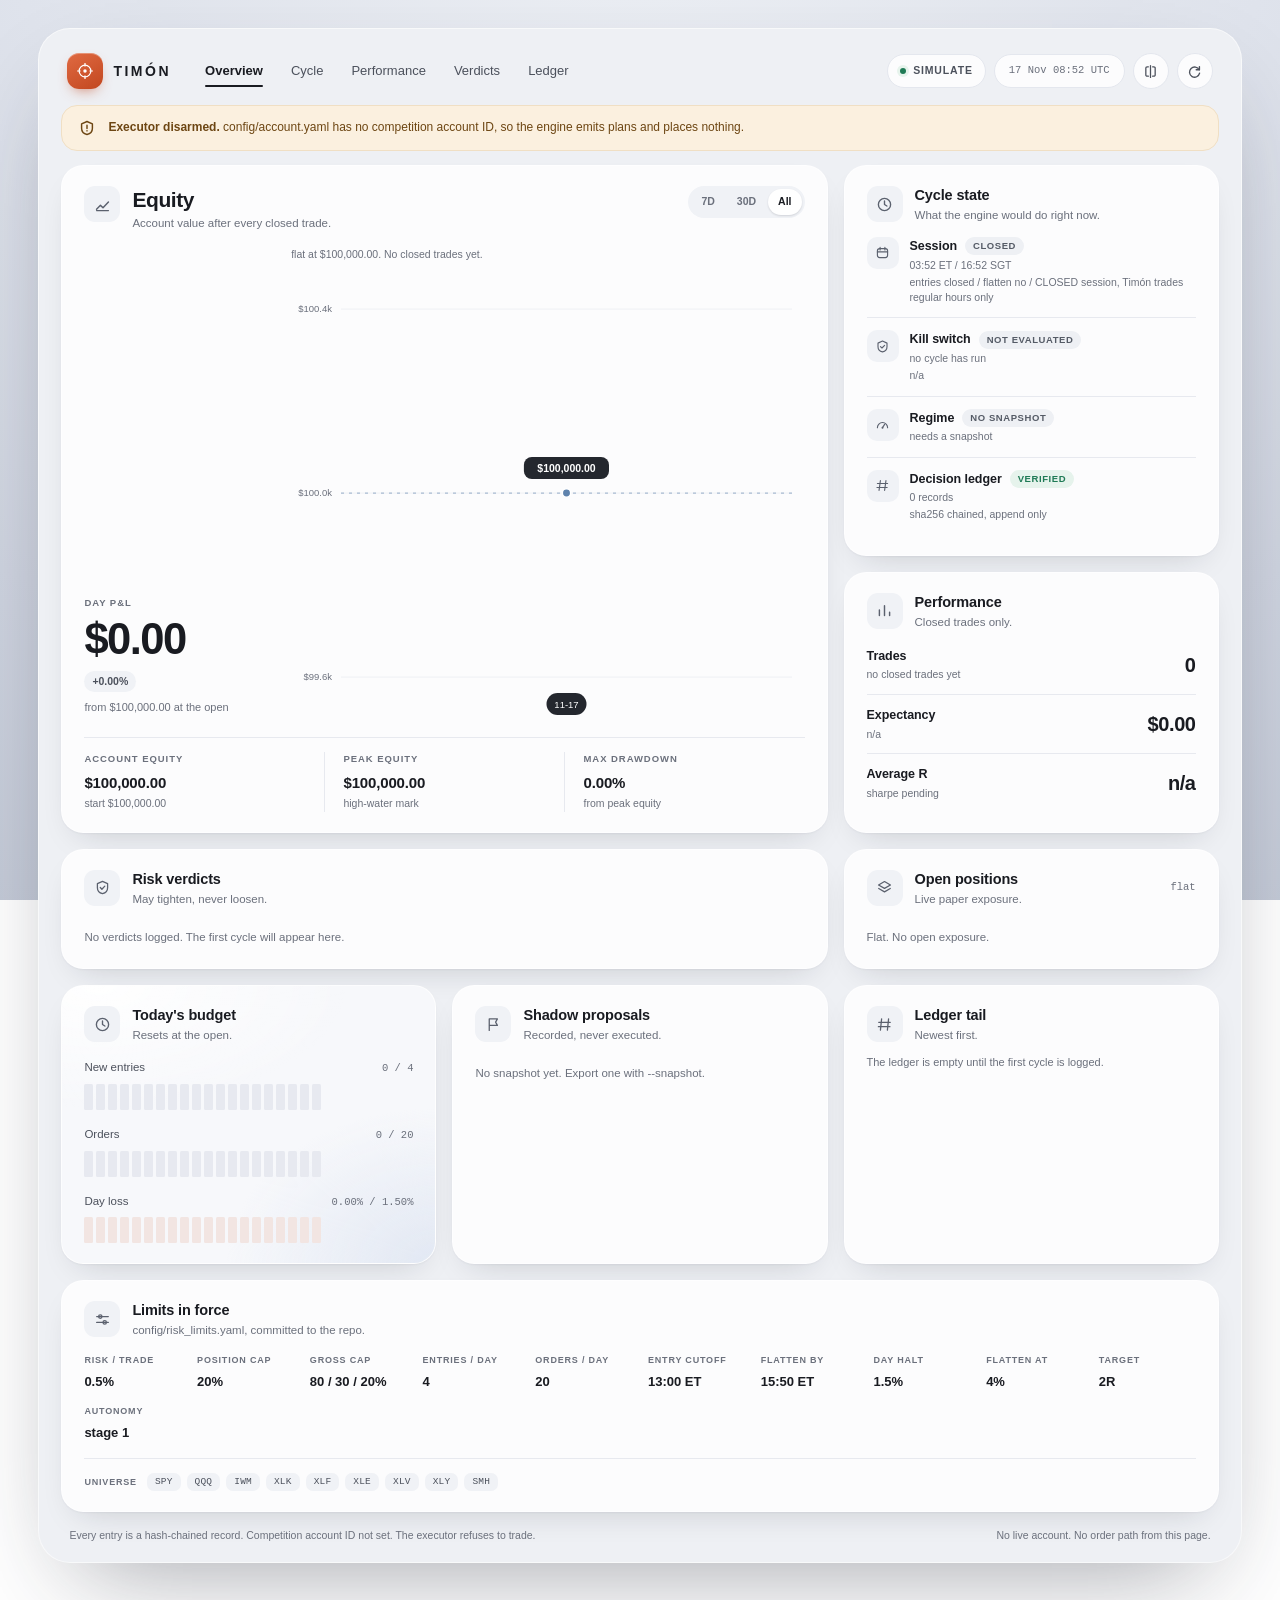
<file: dashboard/index.html>
<!DOCTYPE html>
<html lang="en">
<head>
  <meta charset="utf-8">
  <meta name="viewport" content="width=device-width, initial-scale=1">
  <meta name="theme-color" content="#d3d7e2">
  <title>Timón · paper trading</title>
  <meta name="description" content="Deterministic risk engine and AI paper-trading agent team. Every order traces back to a logged verdict.">
  <link rel="icon" href="data:image/svg+xml,%3Csvg xmlns='http://www.w3.org/2000/svg' viewBox='0 0 32 32'%3E%3Crect width='32' height='32' rx='9' fill='%23cf5a32'/%3E%3Cg stroke='%23fff' stroke-width='1.8' fill='none'%3E%3Ccircle cx='16' cy='16' r='8.5'/%3E%3Cpath d='M16 4.5v5M16 22.5v5M4.5 16h5M22.5 16h5'/%3E%3C/g%3E%3Ccircle cx='16' cy='16' r='2.5' fill='%23fff'/%3E%3C/svg%3E">
  <link rel="stylesheet" href="./styles.css">
</head>
<body>
  <div class="page">
    <div class="shell">
      <header class="topbar">
        <a class="brand" href="./" aria-label="Timón overview">
          <span class="brand-mark" aria-hidden="true">
            <svg viewBox="0 0 32 32">
              <circle cx="16" cy="16" r="8.5" fill="none" stroke="currentColor" stroke-width="1.8"/>
              <path d="M16 4.5v5M16 22.5v5M4.5 16h5M22.5 16h5" fill="none" stroke="currentColor" stroke-width="1.8"/>
              <circle cx="16" cy="16" r="2.5" fill="currentColor"/>
            </svg>
          </span>
          <span class="brand-name">Timón</span>
        </a>

        <nav class="nav" aria-label="Sections">
          <a href="#equity" class="is-active" aria-current="page">Overview</a>
          <a href="#cycle">Cycle</a>
          <a href="#performance">Performance</a>
          <a href="#verdicts">Verdicts</a>
          <a href="#ledger">Ledger</a>
        </nav>

        <div class="topbar-tools">
          <span class="env-pill"><span class="env-dot" aria-hidden="true"></span>Simulate</span>
          <span class="stamp" id="generated" aria-live="polite">loading</span>
          <a class="icon-btn" href="./data.json" target="_blank" rel="noopener" aria-label="Open raw data.json" title="Open raw data.json">
            <svg viewBox="0 0 20 20" aria-hidden="true"><path d="M7.5 4.5H6A1.5 1.5 0 0 0 4.5 6v8A1.5 1.5 0 0 0 6 15.5h1.5M12.5 4.5H14A1.5 1.5 0 0 1 15.5 6v8a1.5 1.5 0 0 1-1.5 1.5h-1.5M10 3v14" fill="none" stroke="currentColor" stroke-width="1.5" stroke-linecap="round"/></svg>
          </a>
          <button class="icon-btn" id="refresh" type="button" aria-label="Refresh data" title="Refresh data">
            <svg viewBox="0 0 20 20" aria-hidden="true"><path d="M15.5 8A6 6 0 1 0 16 12" fill="none" stroke="currentColor" stroke-width="1.6" stroke-linecap="round"/><path d="M15.8 4.2V8h-3.8" fill="none" stroke="currentColor" stroke-width="1.6" stroke-linecap="round" stroke-linejoin="round"/></svg>
          </button>
        </div>
      </header>

      <div class="notice bad" id="error" role="alert" hidden>
        <span class="notice-icon" aria-hidden="true">
          <svg viewBox="0 0 20 20"><circle cx="10" cy="10" r="7.2" fill="none" stroke="currentColor" stroke-width="1.6"/><path d="M10 6v4.5M10 13.4v.2" fill="none" stroke="currentColor" stroke-width="1.7" stroke-linecap="round"/></svg>
        </span>
        <p id="error-text"></p>
        <button class="pill-btn" id="retry" type="button">Retry</button>
      </div>

      <div class="notice warn" id="disarmed" hidden>
        <span class="notice-icon" aria-hidden="true">
          <svg viewBox="0 0 20 20"><path d="M10 2.8 16 5.5v4.7c0 3.6-2.5 6.2-6 7-3.5-.8-6-3.4-6-7V5.5z" fill="none" stroke="currentColor" stroke-width="1.6" stroke-linejoin="round"/><path d="M10 7v3.6M10 13.1v.1" fill="none" stroke="currentColor" stroke-width="1.6" stroke-linecap="round"/></svg>
        </span>
        <p><strong>Executor disarmed.</strong> <span id="disarmed-reason"></span></p>
      </div>

      <main class="grid">
        <section class="card hero" id="equity" aria-labelledby="equity-title">
          <div class="card-head">
            <span class="tile" aria-hidden="true">
              <svg viewBox="0 0 20 20"><path d="M3 15.5 7.6 11l3 2.8L17 7" fill="none" stroke="currentColor" stroke-width="1.7" stroke-linecap="round" stroke-linejoin="round"/><path d="M3 17.2h14" fill="none" stroke="currentColor" stroke-width="1.5" stroke-linecap="round"/></svg>
            </span>
            <div class="card-title">
              <h2 id="equity-title">Equity</h2>
              <p>Account value after every closed trade.</p>
            </div>
            <div class="seg" role="group" aria-label="Chart range">
              <button type="button" data-range="7" aria-pressed="false">7D</button>
              <button type="button" data-range="30" aria-pressed="false">30D</button>
              <button type="button" data-range="all" aria-pressed="true">All</button>
            </div>
          </div>

          <div class="hero-body">
            <div class="hero-figure">
              <p class="label">Day P&amp;L</p>
              <p class="figure" id="kpi-day">n/a</p>
              <p class="figure-sub"><span class="delta" id="kpi-day-pct">n/a</span><span id="kpi-day-sub">n/a</span></p>
            </div>
            <div class="hero-chart">
              <p class="chart-note" id="chart-note"></p>
              <div id="chart" class="chart"></div>
            </div>
          </div>

          <div class="hero-foot">
            <div class="stat">
              <p class="label">Account equity</p>
              <p class="stat-val" id="kpi-equity">n/a</p>
              <p class="stat-sub" id="kpi-equity-sub">n/a</p>
            </div>
            <div class="stat">
              <p class="label">Peak equity</p>
              <p class="stat-val" id="kpi-peak">n/a</p>
              <p class="stat-sub">high-water mark</p>
            </div>
            <div class="stat">
              <p class="label">Max drawdown</p>
              <p class="stat-val" id="kpi-dd">n/a</p>
              <p class="stat-sub">from peak equity</p>
            </div>
          </div>
        </section>

        <div class="rail">
          <section class="card cycle" id="cycle" aria-labelledby="cycle-title">
            <div class="card-head">
              <span class="tile" aria-hidden="true">
                <svg viewBox="0 0 20 20"><circle cx="10" cy="10" r="7.2" fill="none" stroke="currentColor" stroke-width="1.6"/><path d="M10 5.8V10l2.8 1.8" fill="none" stroke="currentColor" stroke-width="1.6" stroke-linecap="round" stroke-linejoin="round"/></svg>
              </span>
              <div class="card-title">
                <h2 id="cycle-title">Cycle state</h2>
                <p>What the engine would do right now.</p>
              </div>
            </div>

            <ul class="rows">
              <li>
                <span class="tile sm" aria-hidden="true">
                  <svg viewBox="0 0 20 20"><rect x="3.2" y="4.8" width="13.6" height="12" rx="3" fill="none" stroke="currentColor" stroke-width="1.5"/><path d="M6.8 3v3.6M13.2 3v3.6M3.2 9.2h13.6" fill="none" stroke="currentColor" stroke-width="1.5" stroke-linecap="round"/></svg>
                </span>
                <div class="row-copy">
                  <div class="row-line"><span class="row-name">Session</span><span class="pill" id="session-name">n/a</span></div>
                  <p class="row-sub" id="session-clock">n/a</p>
                  <p class="row-sub" id="session-rules">n/a</p>
                </div>
              </li>
              <li>
                <span class="tile sm" aria-hidden="true">
                  <svg viewBox="0 0 20 20"><path d="M10 2.8 16 5.5v4.7c0 3.6-2.5 6.2-6 7-3.5-.8-6-3.4-6-7V5.5z" fill="none" stroke="currentColor" stroke-width="1.5" stroke-linejoin="round"/><path d="M7.3 10.1 9.3 12l3.5-3.6" fill="none" stroke="currentColor" stroke-width="1.5" stroke-linecap="round" stroke-linejoin="round"/></svg>
                </span>
                <div class="row-copy">
                  <div class="row-line"><span class="row-name">Kill switch</span><span class="pill" id="kill-action">n/a</span></div>
                  <p class="row-sub" id="kill-reasons">n/a</p>
                  <p class="row-sub" id="kill-levels">n/a</p>
                </div>
              </li>
              <li>
                <span class="tile sm" aria-hidden="true">
                  <svg viewBox="0 0 20 20"><path d="M3.2 14.2a6.8 6.8 0 0 1 13.6 0" fill="none" stroke="currentColor" stroke-width="1.5" stroke-linecap="round"/><path d="M10 14.2 12.8 9.8" fill="none" stroke="currentColor" stroke-width="1.5" stroke-linecap="round"/><circle cx="10" cy="14.2" r="1.3" fill="currentColor"/></svg>
                </span>
                <div class="row-copy">
                  <div class="row-line"><span class="row-name">Regime</span><span class="pill" id="regime-name">n/a</span></div>
                  <p class="row-sub" id="regime-evidence">n/a</p>
                </div>
              </li>
              <li>
                <span class="tile sm" aria-hidden="true">
                  <svg viewBox="0 0 20 20"><path d="M7.2 3.4 5.4 16.6M14.6 3.4l-1.8 13.2M3.2 7.4h13.6M2.6 12.6h13.6" fill="none" stroke="currentColor" stroke-width="1.5" stroke-linecap="round"/></svg>
                </span>
                <div class="row-copy">
                  <div class="row-line"><span class="row-name">Decision ledger</span><span class="pill" id="ledger-state">n/a</span></div>
                  <p class="row-sub" id="ledger-count">n/a</p>
                  <p class="row-sub">sha256 chained, append only</p>
                </div>
              </li>
            </ul>
          </section>

          <section class="card perf" id="performance" aria-labelledby="perf-title">
            <div class="card-head">
              <span class="tile" aria-hidden="true">
                <svg viewBox="0 0 20 20"><path d="M4 16V9.5M10 16V4.5M16 16v-4" fill="none" stroke="currentColor" stroke-width="1.7" stroke-linecap="round"/></svg>
              </span>
              <div class="card-title">
                <h2 id="perf-title">Performance</h2>
                <p>Closed trades only.</p>
              </div>
            </div>

            <div class="perf-rows">
              <div class="perf-row">
                <div><p class="row-name">Trades</p><p class="row-sub" id="kpi-winrate">n/a</p></div>
                <p class="perf-val" id="kpi-trades">n/a</p>
              </div>
              <div class="perf-row">
                <div><p class="row-name">Expectancy</p><p class="row-sub" id="kpi-avgwin">n/a</p></div>
                <p class="perf-val" id="kpi-exp">n/a</p>
              </div>
              <div class="perf-row">
                <div><p class="row-name">Average R</p><p class="row-sub" id="kpi-sharpe">n/a</p></div>
                <p class="perf-val" id="kpi-r">n/a</p>
              </div>
            </div>
          </section>
        </div>

        <section class="card verdicts" id="verdicts" aria-labelledby="verdicts-title">
          <div class="card-head">
            <span class="tile" aria-hidden="true">
              <svg viewBox="0 0 20 20"><path d="M10 2.8 16 5.5v4.7c0 3.6-2.5 6.2-6 7-3.5-.8-6-3.4-6-7V5.5z" fill="none" stroke="currentColor" stroke-width="1.5" stroke-linejoin="round"/><path d="M7.4 10 9.3 12l3.4-3.6" fill="none" stroke="currentColor" stroke-width="1.5" stroke-linecap="round" stroke-linejoin="round"/></svg>
            </span>
            <div class="card-title">
              <h2 id="verdicts-title">Risk verdicts</h2>
              <p>May tighten, never loosen.</p>
            </div>
          </div>
          <div class="table-wrap">
            <table class="wide">
              <thead>
                <tr><th scope="col">Time</th><th scope="col">Symbol</th><th scope="col">Verdict</th><th scope="col" class="num">Qty</th><th scope="col" class="num">Risk</th><th scope="col">Failed checks</th></tr>
              </thead>
              <tbody id="verdicts-body"></tbody>
            </table>
          </div>
        </section>

        <section class="card positions" aria-labelledby="positions-title">
          <div class="card-head">
            <span class="tile" aria-hidden="true">
              <svg viewBox="0 0 20 20"><path d="M10 3 17 7l-7 4-7-4z" fill="none" stroke="currentColor" stroke-width="1.5" stroke-linejoin="round"/><path d="m3.2 11.2 6.8 3.9 6.8-3.9" fill="none" stroke="currentColor" stroke-width="1.5" stroke-linecap="round" stroke-linejoin="round"/></svg>
            </span>
            <div class="card-title">
              <h2 id="positions-title">Open positions</h2>
              <p>Live paper exposure.</p>
            </div>
            <span class="head-note" id="positions-note"></span>
          </div>
          <div class="table-wrap">
            <table>
              <thead><tr><th scope="col">Symbol</th><th scope="col" class="num">Qty</th><th scope="col" class="num">Notional</th></tr></thead>
              <tbody id="positions"></tbody>
            </table>
          </div>
        </section>

        <section class="card budget" aria-labelledby="budget-title">
          <div class="card-head">
            <span class="tile" aria-hidden="true">
              <svg viewBox="0 0 20 20"><circle cx="10" cy="10" r="7.2" fill="none" stroke="currentColor" stroke-width="1.6"/><path d="M10 5.8V10l2.8 1.8" fill="none" stroke="currentColor" stroke-width="1.6" stroke-linecap="round" stroke-linejoin="round"/></svg>
            </span>
            <div class="card-title">
              <h2 id="budget-title">Today's budget</h2>
              <p>Resets at the open.</p>
            </div>
          </div>
          <div class="meters">
            <div class="meter">
              <div class="meter-top"><span class="meter-name">New entries</span><span class="meter-val" id="budget-entries-val">n/a</span></div>
              <div class="ticks" id="budget-entries-ticks" aria-hidden="true"></div>
            </div>
            <div class="meter">
              <div class="meter-top"><span class="meter-name">Orders</span><span class="meter-val" id="budget-orders-val">n/a</span></div>
              <div class="ticks" id="budget-orders-ticks" aria-hidden="true"></div>
            </div>
            <div class="meter">
              <div class="meter-top"><span class="meter-name">Day loss</span><span class="meter-val" id="budget-loss-val">n/a</span></div>
              <div class="ticks" id="budget-loss-ticks" aria-hidden="true"></div>
            </div>
          </div>
        </section>

        <section class="card proposals" aria-labelledby="proposals-title">
          <div class="card-head">
            <span class="tile" aria-hidden="true">
              <svg viewBox="0 0 20 20"><path d="M5 17V3.4h9.6l-2.1 3.8 2.1 3.8H5" fill="none" stroke="currentColor" stroke-width="1.5" stroke-linecap="round" stroke-linejoin="round"/></svg>
            </span>
            <div class="card-title">
              <h2 id="proposals-title">Shadow proposals</h2>
              <p>Recorded, never executed.</p>
            </div>
          </div>
          <div class="table-wrap">
            <table>
              <thead><tr><th scope="col">Symbol</th><th scope="col" class="num">Entry</th><th scope="col" class="num">Stop</th><th scope="col" class="num">Target</th></tr></thead>
              <tbody id="proposals"></tbody>
            </table>
          </div>
        </section>

        <section class="card ledger" id="ledger" aria-labelledby="ledger-title">
          <div class="card-head">
            <span class="tile" aria-hidden="true">
              <svg viewBox="0 0 20 20"><path d="M6.6 3.4 5.2 16.6M14.8 3.4l-1.4 13.2M3.2 7.4h13.6M2.8 12.6h13.6" fill="none" stroke="currentColor" stroke-width="1.5" stroke-linecap="round"/></svg>
            </span>
            <div class="card-title">
              <h2 id="ledger-title">Ledger tail</h2>
              <p>Newest first.</p>
            </div>
          </div>
          <ol class="log" id="recent"></ol>
        </section>

        <section class="card limits" aria-labelledby="limits-title">
          <div class="card-head">
            <span class="tile" aria-hidden="true">
              <svg viewBox="0 0 20 20"><path d="M3.2 6.6h13.6M3.2 13.4h13.6" fill="none" stroke="currentColor" stroke-width="1.6" stroke-linecap="round"/><circle cx="7.4" cy="6.6" r="2" fill="none" stroke="currentColor" stroke-width="1.5"/><circle cx="12.6" cy="13.4" r="2" fill="none" stroke="currentColor" stroke-width="1.5"/></svg>
            </span>
            <div class="card-title">
              <h2 id="limits-title">Limits in force</h2>
              <p>config/risk_limits.yaml, committed to the repo.</p>
            </div>
          </div>
          <dl class="limit-grid" id="limits"></dl>
          <div class="universe" id="universe"></div>
        </section>
      </main>

      <footer>
        <p>Every entry is a hash-chained record. <span id="footer-account">n/a</span></p>
        <p>No live account. No order path from this page.</p>
      </footer>
    </div>
  </div>

  <script src="./app.js" defer></script>
</body>
</html>
</file>
<file: dashboard/styles.css>
:root {
  color-scheme: light;
  --shell: #eef0f4;
  --card: #fcfcfd;
  --ink: #191b21;
  --ink-2: #4c515c;
  --muted: #6b707c;
  --faint: #9aa0ac;
  --line: #e7e9ef;
  --accent: #cf5a32;
  --up: #1f7a55;
  --up-soft: #e6f3ec;
  --down: #b0453c;
  --down-soft: #fbeae7;
  --warn: #8a5a1e;
  --warn-soft: #fbf0df;
  --series: #5f83ad;
  --sans: -apple-system, BlinkMacSystemFont, "Segoe UI", "Helvetica Neue", Helvetica, Arial, sans-serif;
  --mono: "SF Mono", ui-monospace, Menlo, Consolas, monospace;
  --shadow: 0 1px 2px rgba(25, 29, 40, 0.04), 0 14px 34px -18px rgba(25, 29, 40, 0.22);
  --shadow-lg: 0 40px 100px -40px rgba(28, 33, 48, 0.45);
}

* { box-sizing: border-box; }

[hidden] { display: none !important; }

html { scroll-behavior: smooth; }

html, body { margin: 0; }

body {
  min-height: 100vh;
  background:
    radial-gradient(130% 120% at 50% -10%, #eef1f6 0%, #dfe3ec 38%, #cfd4e0 72%, #c4cad7 100%);
  background-attachment: fixed;
  color: var(--ink);
  font-family: var(--sans);
  font-size: 14px;
  line-height: 1.5;
  -webkit-font-smoothing: antialiased;
  text-rendering: optimizeLegibility;
}

::selection { background: #f6dfd6; }

a, button { -webkit-tap-highlight-color: transparent; }

a:focus-visible,
button:focus-visible {
  outline: 2px solid #2f6fb3;
  outline-offset: 2px;
  border-radius: 8px;
}

.page {
  padding: 28px clamp(12px, 3vw, 40px) 40px;
}

.shell {
  max-width: 1440px;
  margin: 0 auto;
  padding: 18px 22px 14px;
  background: var(--shell);
  border: 1px solid rgba(255, 255, 255, 0.6);
  border-radius: 32px;
  box-shadow: var(--shadow-lg);
}

/* Top bar */

.topbar {
  display: flex;
  align-items: center;
  gap: clamp(16px, 3vw, 34px);
  padding: 6px 6px 16px;
}

.brand {
  display: flex;
  align-items: center;
  gap: 10px;
  flex-shrink: 0;
  color: var(--ink);
  text-decoration: none;
}

.brand-mark {
  display: grid;
  place-items: center;
  width: 36px;
  height: 36px;
  color: #fff;
  background: linear-gradient(150deg, #e06a42, #c2471f);
  border-radius: 12px;
  box-shadow: 0 6px 14px -6px rgba(194, 71, 31, 0.7), inset 0 1px 0 rgba(255, 255, 255, 0.3);
}

.brand-mark svg { width: 22px; height: 22px; }

.brand-name {
  font-size: 14px;
  font-weight: 700;
  letter-spacing: 0.18em;
  text-transform: uppercase;
}

.nav {
  display: flex;
  align-items: center;
  gap: clamp(14px, 2.2vw, 28px);
  min-width: 0;
}

.nav a {
  position: relative;
  padding: 8px 0;
  color: var(--ink-2);
  font-size: 13px;
  text-decoration: none;
  white-space: nowrap;
}

.nav a:hover { color: var(--ink); }

.nav a.is-active { color: var(--ink); font-weight: 600; }

.nav a.is-active::after {
  content: "";
  position: absolute;
  right: 0;
  bottom: 2px;
  left: 0;
  height: 1.5px;
  background: var(--ink);
  border-radius: 1px;
}

.topbar-tools {
  display: flex;
  align-items: center;
  gap: 8px;
  margin-left: auto;
  min-width: 0;
}

.env-pill {
  display: inline-flex;
  align-items: center;
  gap: 7px;
  height: 34px;
  padding: 0 12px;
  background: var(--card);
  border: 1px solid #e4e7ee;
  border-radius: 999px;
  color: var(--ink-2);
  font-size: 10.5px;
  font-weight: 600;
  letter-spacing: 0.08em;
  text-transform: uppercase;
  white-space: nowrap;
}

.env-dot {
  width: 6px;
  height: 6px;
  background: var(--up);
  border-radius: 50%;
  box-shadow: 0 0 0 3px var(--up-soft);
}

.stamp {
  display: inline-flex;
  align-items: center;
  height: 34px;
  max-width: 200px;
  padding: 0 14px;
  overflow: hidden;
  background: var(--card);
  border: 1px solid #e4e7ee;
  border-radius: 999px;
  color: var(--muted);
  font-family: var(--mono);
  font-size: 10.5px;
  text-overflow: ellipsis;
  white-space: nowrap;
}

.stamp.is-error { color: var(--down); border-color: #f0d6d2; }

.icon-btn {
  display: grid;
  place-items: center;
  width: 36px;
  height: 36px;
  padding: 0;
  color: var(--ink-2);
  background: var(--card);
  border: 1px solid #e4e7ee;
  border-radius: 50%;
  text-decoration: none;
  cursor: pointer;
  transition: color 0.15s ease, box-shadow 0.15s ease;
}

.icon-btn svg { width: 17px; height: 17px; }

.icon-btn:hover { color: var(--ink); box-shadow: 0 6px 16px -8px rgba(25, 29, 40, 0.4); }

#refresh[aria-busy="true"] svg { animation: spin 0.9s linear infinite; }

@keyframes spin { to { transform: rotate(360deg); } }

/* Notices */

.notice {
  display: flex;
  align-items: center;
  gap: 10px;
  margin: 0 0 14px;
  padding: 11px 14px;
  border-radius: 16px;
  font-size: 12px;
  line-height: 1.45;
}

.notice p { margin: 0; }

.notice-icon { display: grid; place-items: center; flex: none; width: 22px; height: 22px; }
.notice-icon svg { width: 18px; height: 18px; }

.notice.warn { color: #6d4613; background: var(--warn-soft); border: 1px solid #f0dfc4; }
.notice.bad { color: #7c2d26; background: var(--down-soft); border: 1px solid #f2d4d0; }

.pill-btn {
  margin-left: auto;
  padding: 6px 12px;
  color: var(--ink);
  font: inherit;
  font-size: 11px;
  font-weight: 600;
  background: #fff;
  border: 0;
  border-radius: 999px;
  box-shadow: 0 1px 2px rgba(25, 29, 40, 0.14);
  cursor: pointer;
  flex: none;
}

/* Grid and cards */

.grid {
  display: grid;
  grid-template-columns: repeat(12, minmax(0, 1fr));
  gap: 16px;
}

.card {
  min-width: 0;
  padding: 20px 22px;
  background: var(--card);
  border: 1px solid rgba(255, 255, 255, 0.85);
  border-radius: 22px;
  box-shadow: var(--shadow);
  scroll-margin-top: 18px;
}

.hero { grid-column: span 8; display: flex; flex-direction: column; }
.rail { grid-column: span 4; display: flex; flex-direction: column; gap: 16px; min-width: 0; }
.verdicts { grid-column: span 8; }
.positions { grid-column: span 4; }
.budget, .proposals, .ledger { grid-column: span 4; }
.limits { grid-column: span 12; }

.card-head {
  display: flex;
  align-items: flex-start;
  gap: 12px;
}

.tile {
  display: grid;
  place-items: center;
  flex: none;
  width: 36px;
  height: 36px;
  color: #5b616e;
  background: #f0f2f6;
  border-radius: 11px;
}

.tile svg { width: 17px; height: 17px; }

.tile.sm { width: 32px; height: 32px; border-radius: 10px; }
.tile.sm svg { width: 15px; height: 15px; }

.card-title { min-width: 0; }

.card-title h2 {
  margin: 0;
  font-size: 14.5px;
  font-weight: 600;
  letter-spacing: -0.01em;
  line-height: 1.3;
}

.card-title p {
  margin: 2px 0 0;
  color: var(--muted);
  font-size: 11.5px;
  line-height: 1.4;
}

.hero .card-title h2 { font-size: 21px; letter-spacing: -0.02em; }

.head-note {
  margin-left: auto;
  align-self: center;
  color: var(--muted);
  font-family: var(--mono);
  font-size: 10.5px;
  white-space: nowrap;
}

.seg {
  display: inline-flex;
  flex: none;
  gap: 2px;
  margin-left: auto;
  padding: 3px;
  background: #f0f2f6;
  border-radius: 999px;
}

.seg button {
  padding: 5px 10px;
  color: var(--muted);
  font: inherit;
  font-size: 10.5px;
  font-weight: 600;
  background: transparent;
  border: 0;
  border-radius: 999px;
  cursor: pointer;
  transition: background 0.15s ease, color 0.15s ease;
}

.seg button[aria-pressed="true"] {
  color: var(--ink);
  background: #fff;
  box-shadow: 0 1px 2px rgba(25, 29, 40, 0.14);
}

.label {
  margin: 0;
  color: var(--muted);
  font-size: 9.5px;
  font-weight: 600;
  letter-spacing: 0.1em;
  text-transform: uppercase;
}

/* Hero */

.hero-body {
  display: grid;
  grid-template-columns: minmax(180px, 0.72fr) minmax(0, 2fr);
  flex: 1;
  gap: 22px;
  min-height: 0;
  margin-top: 16px;
}

.hero-figure {
  display: flex;
  flex-direction: column;
  justify-content: flex-end;
  min-width: 0;
  padding-bottom: 6px;
}

.figure {
  margin: 8px 0 10px;
  color: var(--ink);
  font-size: clamp(32px, 3.4vw, 44px);
  font-weight: 600;
  font-variant-numeric: tabular-nums;
  letter-spacing: -0.035em;
  line-height: 1;
}

.figure.up { color: var(--up); }
.figure.down { color: var(--down); }

.figure-sub {
  display: flex;
  flex-wrap: wrap;
  align-items: center;
  gap: 8px;
  margin: 0;
  color: var(--muted);
  font-size: 11px;
  line-height: 1.4;
}

.delta {
  display: inline-flex;
  align-items: center;
  padding: 3px 8px;
  color: var(--ink-2);
  background: #f0f2f6;
  border-radius: 999px;
  font-size: 10.5px;
  font-weight: 600;
  font-variant-numeric: tabular-nums;
}

.delta.up { color: var(--up); background: var(--up-soft); }
.delta.down { color: var(--down); background: var(--down-soft); }

.hero-chart { display: flex; flex-direction: column; min-width: 0; }

.chart-note {
  min-height: 16px;
  margin: 0 0 4px;
  color: var(--muted);
  font-size: 10.5px;
}

.chart { position: relative; flex: 1; min-height: 240px; }

.chart > .empty {
  display: flex;
  align-items: center;
  justify-content: center;
  height: 100%;
  margin: 0;
  color: var(--muted);
  font-size: 11.5px;
  text-align: center;
}

.chart svg { display: block; overflow: visible; }

.chart .gridline { stroke: #eef0f4; stroke-width: 1; }
.chart .axis-label { fill: var(--muted); font-family: var(--sans); font-size: 9.5px; font-variant-numeric: tabular-nums; }
.chart .stem { stroke: #e3e6ee; stroke-width: 1.25; stroke-linecap: round; }
.chart .dot { fill: var(--series); stroke: #fff; stroke-width: 1.5; }
.chart .flat { stroke: var(--series); stroke-width: 1.25; stroke-dasharray: 3 5; opacity: 0.5; }

.chart .chip rect { fill: #24272e; }
.chart .chip text { fill: #fff; font-family: var(--sans); font-size: 10.5px; font-weight: 600; }

.chart .date-pill rect { fill: #eef0f4; }
.chart .date-pill text { fill: #565b67; font-family: var(--sans); font-size: 9.5px; }
.chart .date-pill.on rect { fill: #24272e; }
.chart .date-pill.on text { fill: #fff; }

.hero-foot {
  display: grid;
  grid-template-columns: repeat(3, minmax(0, 1fr));
  margin-top: 16px;
  padding-top: 14px;
  border-top: 1px solid var(--line);
}

.hero-foot .stat {
  min-width: 0;
  padding: 0 18px;
  border-left: 1px solid var(--line);
}

.hero-foot .stat:first-child { padding-left: 0; border-left: 0; }
.hero-foot .stat:last-child { padding-right: 0; }

.stat-val {
  margin: 5px 0 0;
  overflow: hidden;
  font-size: 15px;
  font-weight: 600;
  font-variant-numeric: tabular-nums;
  letter-spacing: -0.01em;
  text-overflow: ellipsis;
  white-space: nowrap;
}

.stat-sub {
  margin: 2px 0 0;
  overflow: hidden;
  color: var(--muted);
  font-size: 10.5px;
  text-overflow: ellipsis;
  white-space: nowrap;
}

/* Rail: cycle and performance */

.rail .cycle { flex: none; }
.rail .perf { display: flex; flex: 1; flex-direction: column; }

.rows {
  margin: 10px 0 0;
  padding: 0;
  list-style: none;
}

.rows li {
  display: flex;
  gap: 11px;
  padding: 12px 0;
  border-top: 1px solid var(--line);
}

.rows li:first-child { padding-top: 4px; border-top: 0; }

.row-copy { flex: 1; min-width: 0; }

.row-line {
  display: flex;
  flex-wrap: wrap;
  align-items: center;
  gap: 8px;
}

.row-name {
  margin: 0;
  font-size: 12.5px;
  font-weight: 600;
  letter-spacing: -0.005em;
}

.row-sub {
  margin: 2px 0 0;
  overflow-wrap: break-word;
  color: var(--muted);
  font-size: 10.5px;
  line-height: 1.45;
}

.pill {
  display: inline-flex;
  align-items: center;
  padding: 2px 8px;
  color: #555b66;
  background: #eef0f4;
  border-radius: 999px;
  font-size: 9.5px;
  font-weight: 700;
  letter-spacing: 0.06em;
  text-transform: uppercase;
  white-space: nowrap;
}

.pill.ok { color: var(--up); background: var(--up-soft); }
.pill.bad { color: var(--down); background: var(--down-soft); }
.pill.warn { color: var(--warn); background: var(--warn-soft); }
.pill.dark { color: #fff; background: #24272e; }

.perf-rows {
  display: flex;
  flex: 1;
  flex-direction: column;
  justify-content: space-evenly;
  margin-top: 6px;
}

.perf-row {
  display: flex;
  align-items: center;
  justify-content: space-between;
  gap: 12px;
  padding: 11px 0;
  border-top: 1px solid var(--line);
}

.perf-row:first-child { border-top: 0; }

.perf-val {
  margin: 0;
  font-size: 20px;
  font-weight: 600;
  font-variant-numeric: tabular-nums;
  letter-spacing: -0.02em;
  white-space: nowrap;
}

.perf-val.up { color: var(--up); }
.perf-val.down { color: var(--down); }

/* Tables */

.table-wrap {
  margin-top: 10px;
  overflow-x: auto;
  scrollbar-width: thin;
}

table { width: 100%; border-collapse: collapse; }

thead th {
  padding: 0 12px 9px 0;
  border-bottom: 1px solid var(--line);
  color: var(--muted);
  font-size: 9px;
  font-weight: 600;
  letter-spacing: 0.09em;
  text-align: left;
  text-transform: uppercase;
  white-space: nowrap;
}

tbody td {
  padding: 10px 12px 10px 0;
  border-bottom: 1px solid var(--line);
  font-size: 11.5px;
  vertical-align: middle;
  white-space: nowrap;
}

tbody tr:last-child td { border-bottom: 0; }

table.wide { min-width: 560px; }
table.is-empty { min-width: 0; }
table.is-empty thead { display: none; }
table.is-empty td.empty { padding: 12px 0 2px; }

th.num, td.num { text-align: right; }
th.num:last-child, td.num:last-child { padding-right: 0; }

.sym { font-weight: 600; letter-spacing: 0.01em; }

table.wide td:nth-child(6) {
  min-width: 150px;
  color: var(--muted);
  font-size: 11px;
  white-space: normal;
}

td.empty {
  padding: 18px 0;
  color: var(--muted);
  font-size: 11.5px;
  white-space: normal;
}

/* Budget */

.budget {
  background:
    radial-gradient(120% 80% at 10% 0%, #ffffff 0%, rgba(255, 255, 255, 0) 55%),
    radial-gradient(90% 90% at 100% 100%, #e2e8f3 0%, rgba(226, 232, 243, 0) 62%),
    #f7f8fb;
}

.meters {
  display: flex;
  flex-direction: column;
  gap: 16px;
  margin-top: 16px;
}

.meter-top {
  display: flex;
  align-items: baseline;
  justify-content: space-between;
  gap: 10px;
}

.meter-name { color: var(--ink-2); font-size: 11.5px; }

.meter-val {
  color: var(--muted);
  font-family: var(--mono);
  font-size: 10.5px;
  white-space: nowrap;
}

.ticks {
  display: flex;
  gap: 3px;
  height: 26px;
  margin-top: 7px;
}

.tick {
  flex: 1;
  max-width: 9px;
  background: #e7e9f0;
  border-radius: 1.5px;
}

.tick.on { background: #2a2e36; }
.tick.loss { background: #f2e5e2; }
.tick.loss.on { background: var(--down); }

/* Ledger */

.log {
  margin: 10px 0 0;
  padding: 0;
  list-style: none;
}

.log li {
  padding: 10px 0;
  border-top: 1px solid var(--line);
}

.log li:first-child { padding-top: 2px; border-top: 0; }

.log-top {
  display: flex;
  flex-wrap: wrap;
  align-items: center;
  gap: 8px;
}

.log-when { color: var(--muted); font-family: var(--mono); font-size: 9.5px; }

.log-type {
  display: inline-flex;
  padding: 1px 7px;
  color: #555b66;
  background: #eef0f4;
  border-radius: 999px;
  font-size: 9px;
  font-weight: 700;
  letter-spacing: 0.06em;
  text-transform: uppercase;
}

.log-text {
  margin: 4px 0 0;
  overflow-wrap: break-word;
  color: var(--ink-2);
  font-size: 11px;
  line-height: 1.45;
}

.log-empty {
  color: var(--muted);
  font-size: 11px;
  line-height: 1.45;
}

/* Limits */

.limit-grid {
  display: grid;
  grid-template-columns: repeat(auto-fit, minmax(88px, 1fr));
  gap: 14px 16px;
  margin: 16px 0 0;
  padding: 0;
}

.limit { min-width: 0; }

.limit dt {
  margin: 0;
  color: var(--muted);
  font-size: 9px;
  font-weight: 600;
  letter-spacing: 0.09em;
  text-transform: uppercase;
  white-space: nowrap;
}

.limit dd {
  margin: 4px 0 0;
  font-size: 13px;
  font-weight: 600;
  font-variant-numeric: tabular-nums;
  white-space: nowrap;
}

.universe {
  display: flex;
  flex-wrap: wrap;
  align-items: center;
  gap: 6px;
  margin-top: 16px;
  padding-top: 14px;
  border-top: 1px solid var(--line);
}

.universe-label {
  margin-right: 4px;
  color: var(--muted);
  font-size: 9px;
  font-weight: 600;
  letter-spacing: 0.09em;
  text-transform: uppercase;
}

.sym-chip {
  padding: 2px 8px;
  color: var(--ink-2);
  background: #f0f2f6;
  border-radius: 7px;
  font-family: var(--mono);
  font-size: 9.5px;
  letter-spacing: 0.02em;
}

/* Footer */

footer {
  display: flex;
  flex-wrap: wrap;
  justify-content: space-between;
  gap: 8px 16px;
  padding: 16px 8px 4px;
  color: var(--muted);
  font-size: 10.5px;
}

footer p { margin: 0; }

/* Responsive */

@media (max-width: 1140px) {
  .hero { grid-column: span 12; }
  .rail { display: grid; grid-column: span 12; grid-template-columns: 1fr 1fr; }
  .verdicts { grid-column: span 12; }
  .positions { grid-column: span 6; }
  .budget, .proposals, .ledger { grid-column: span 6; }
  .limits { grid-column: span 12; }
}

@media (max-width: 860px) {
  .page { padding: 14px 12px 24px; }
  .shell { padding: 12px 12px 8px; border-radius: 26px; }
  .topbar { flex-wrap: wrap; gap: 12px; padding: 4px 2px 12px; }
  .topbar-tools { margin-left: auto; }
  .nav {
    order: 3;
    flex-basis: 100%;
    gap: 20px;
    padding-bottom: 2px;
    overflow-x: auto;
    scrollbar-width: none;
  }
  .nav::-webkit-scrollbar { display: none; }
  .stamp { max-width: 170px; }
}

@media (max-width: 760px) {
  .grid { grid-template-columns: 1fr; gap: 12px; }
  .hero, .rail, .verdicts, .positions, .budget, .proposals, .ledger, .limits { grid-column: auto; }
  .rail { grid-template-columns: 1fr; }
  .hero-body { grid-template-columns: 1fr; gap: 12px; }
  .hero-figure { padding: 0; }
  .chart { min-height: 220px; }
  .card { padding: 16px; border-radius: 18px; }
  .seg button { padding: 5px 9px; }
}

@media (max-width: 560px) {
  .env-pill { display: none; }
  .stamp { max-width: 150px; padding: 0 10px; font-size: 10px; }
  .brand-name { font-size: 12px; }
  .nav { flex-wrap: wrap; gap: 4px 18px; overflow: visible; }
  .hero .card-head { flex-wrap: wrap; }
  .hero .card-title { flex: 1; }
  .hero .seg { order: 3; justify-content: space-between; width: 100%; margin: 8px 0 0; }
  .hero .seg button { flex: 1; }
  .hero .card-title h2 { font-size: 18px; }
  .hero-foot { grid-template-columns: 1fr; row-gap: 0; }
  .hero-foot .stat { padding: 11px 0 0; border-left: 0; border-top: 1px solid var(--line); }
  .hero-foot .stat:first-child { padding-top: 0; border-top: 0; }
  .hero-foot .stat-val { font-size: 14px; }
  .verdicts table.wide { min-width: 0; }
  .verdicts thead { display: none; }
  .verdicts tbody tr {
    display: flex;
    flex-wrap: wrap;
    align-items: center;
    gap: 6px 10px;
    padding: 10px 0;
    border-bottom: 1px solid var(--line);
  }
  .verdicts tbody tr:last-child { border-bottom: 0; }
  .verdicts tbody td { padding: 0; border: 0; white-space: normal; }
  .verdicts td:nth-child(1) { color: var(--muted); font-size: 10.5px; }
  .verdicts td:nth-child(4), .verdicts td:nth-child(5) { display: none; }
  .verdicts td:nth-child(6) { flex: 1 0 100%; min-width: 0; color: var(--muted); font-size: 10.5px; }
  .verdicts table.is-empty tbody tr { padding: 0; border-bottom: 0; }
  .verdicts table.is-empty tbody td { flex: 1 0 100%; }
  .limit-grid { grid-template-columns: repeat(2, minmax(0, 1fr)); }
  .figure { font-size: 34px; }
}

@media (prefers-reduced-motion: reduce) {
  html { scroll-behavior: auto; }
  * {
    animation-duration: 0.01ms !important;
    animation-iteration-count: 1 !important;
    transition-duration: 0.01ms !important;
  }
}
</file>
